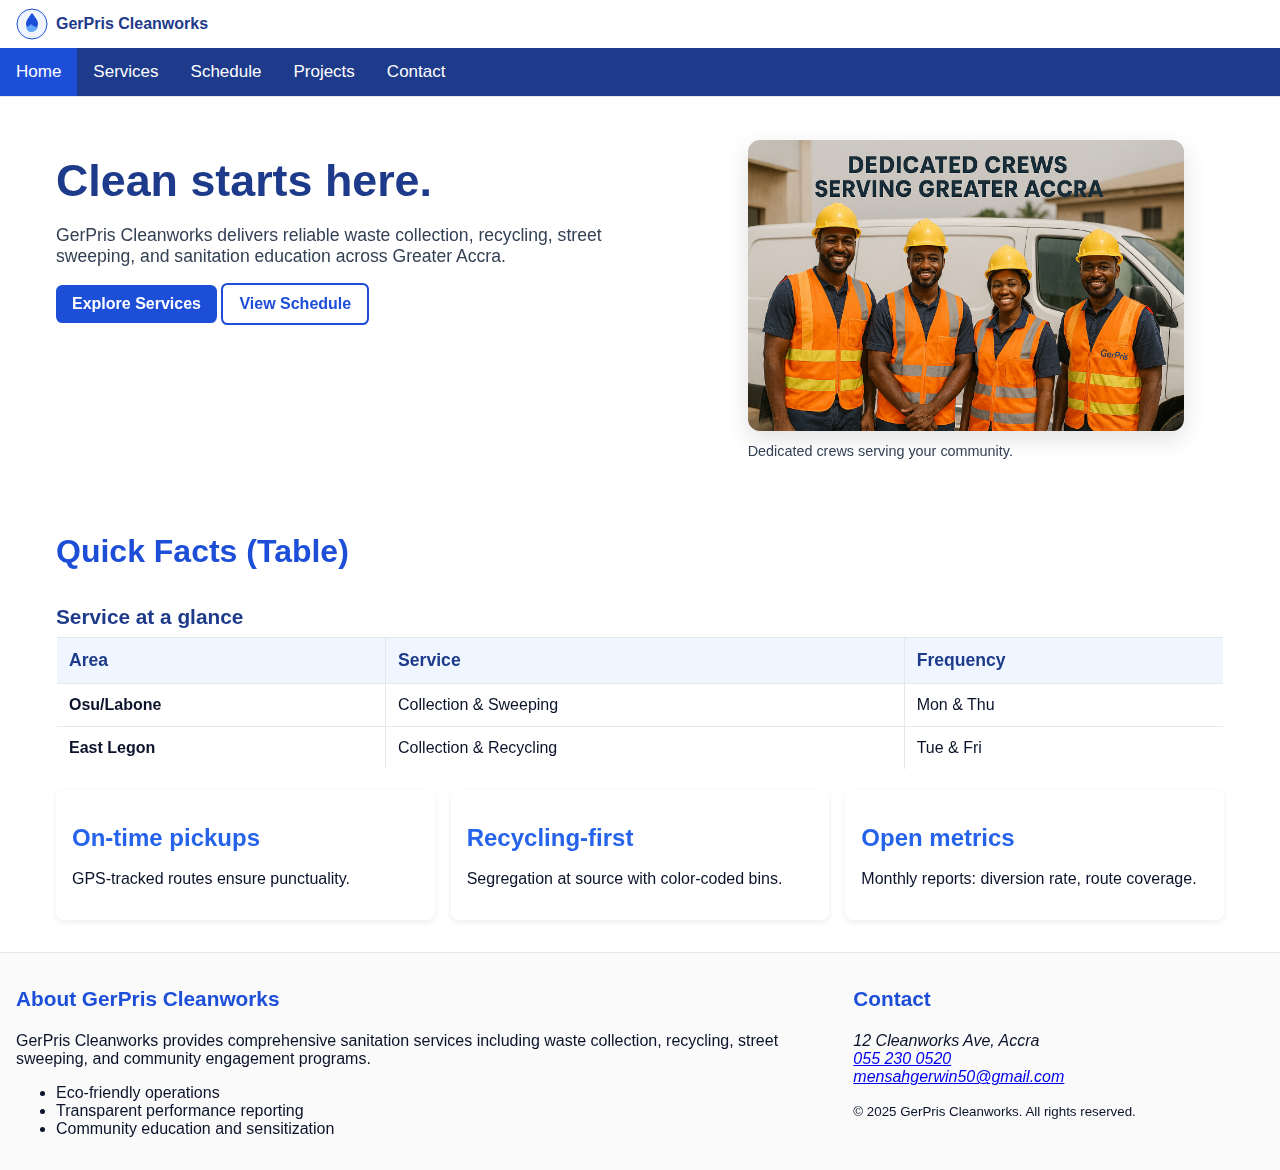
<file: index.html>
<!DOCTYPE html><html lang='en'><head><meta charset='utf-8'><meta name='viewport' content='width=device-width,initial-scale=1'>
<title>GerPris Cleanworks — Home</title><link rel='stylesheet' href='assets/css/style.css'><script defer src='assets/js/main.js'></script></head>
<body>
<header class='site-header'>
  <div class='branding'>
    <a href='index.html' class='logo' aria-label='GerPris Cleanworks home'>
      <img src='assets/img/logo.svg' alt='GerPris Cleanworks logo' width='32' height='32' />
      <span class='site-title'>GerPris Cleanworks</span>
    </a>
  </div>
  <nav class='topnav' id='myTopnav' aria-label='Primary'>
    <a href='index.html' class='active'>Home</a>
    <a href='services.html'>Services</a>
    <a href='schedule.html'>Schedule</a>
    <a href='projects.html'>Projects</a>
    <a href='contact.html'>Contact</a>
    <a href='javascript:void(0);' class='icon' aria-label='Toggle navigation' onclick='toggleNav()'>
      <span aria-hidden='true'>&#9776;</span>
    </a>
  </nav>
</header>
<main>
<section class='hero'>
  <div class='hero-content'>
    <h1>Clean starts here.</h1>
    <p>GerPris Cleanworks delivers reliable waste collection, recycling, street sweeping, and sanitation education across Greater Accra.</p>
    <a class='btn primary' href='services.html'>Explore Services</a> <a class='btn outline' href='schedule.html'>View Schedule</a>
  </div>
  <figure class='hero-figure'>
    <img src='assets/img/crew.png' alt='Sanitation crew'>
    <figcaption>Dedicated crews serving your community.</figcaption>
  </figure>
</section>

<section>
  <h2>Quick Facts (Table)</h2>
  <table>
    <caption>Service at a glance</caption>
    <thead><tr><th>Area</th><th>Service</th><th>Frequency</th></tr></thead>
    <tbody>
      <tr><th>Osu/Labone</th><td>Collection & Sweeping</td><td>Mon & Thu</td></tr>
      <tr><th>East Legon</th><td>Collection & Recycling</td><td>Tue & Fri</td></tr>
    </tbody>
  </table>
</section>

<section class='cards'>
  <article class='card'><h3>On-time pickups</h3><p>GPS-tracked routes ensure punctuality.</p></article>
  <article class='card'><h3>Recycling-first</h3><p>Segregation at source with color-coded bins.</p></article>
  <article class='card'><h3>Open metrics</h3><p>Monthly reports: diversion rate, route coverage.</p></article>
</section>
</main>
<footer>
  <section class='footer-grid'>
    <article>
      <h3>About GerPris Cleanworks</h3>
      <p>GerPris Cleanworks provides comprehensive sanitation services including waste collection, recycling, street sweeping, and community engagement programs.</p>
      <ul>
        <li>Eco-friendly operations</li>
        <li>Transparent performance reporting</li>
        <li>Community education and sensitization</li>
      </ul>
    </article>
    <aside>
      <h3>Contact</h3>
      <address>
        12 Cleanworks Ave, Accra<br>
        <a href='tel:0552300520'>055 230 0520</a><br>
        <a href='mailto:mensahgerwin50@gmail.com'>mensahgerwin50@gmail.com</a>
      </address>
      <p><small>&copy; <time datetime='2025'>2025</time> GerPris Cleanworks. All rights reserved.</small></p>
    </aside>
  </section>
</footer>
</body></html>
</file>
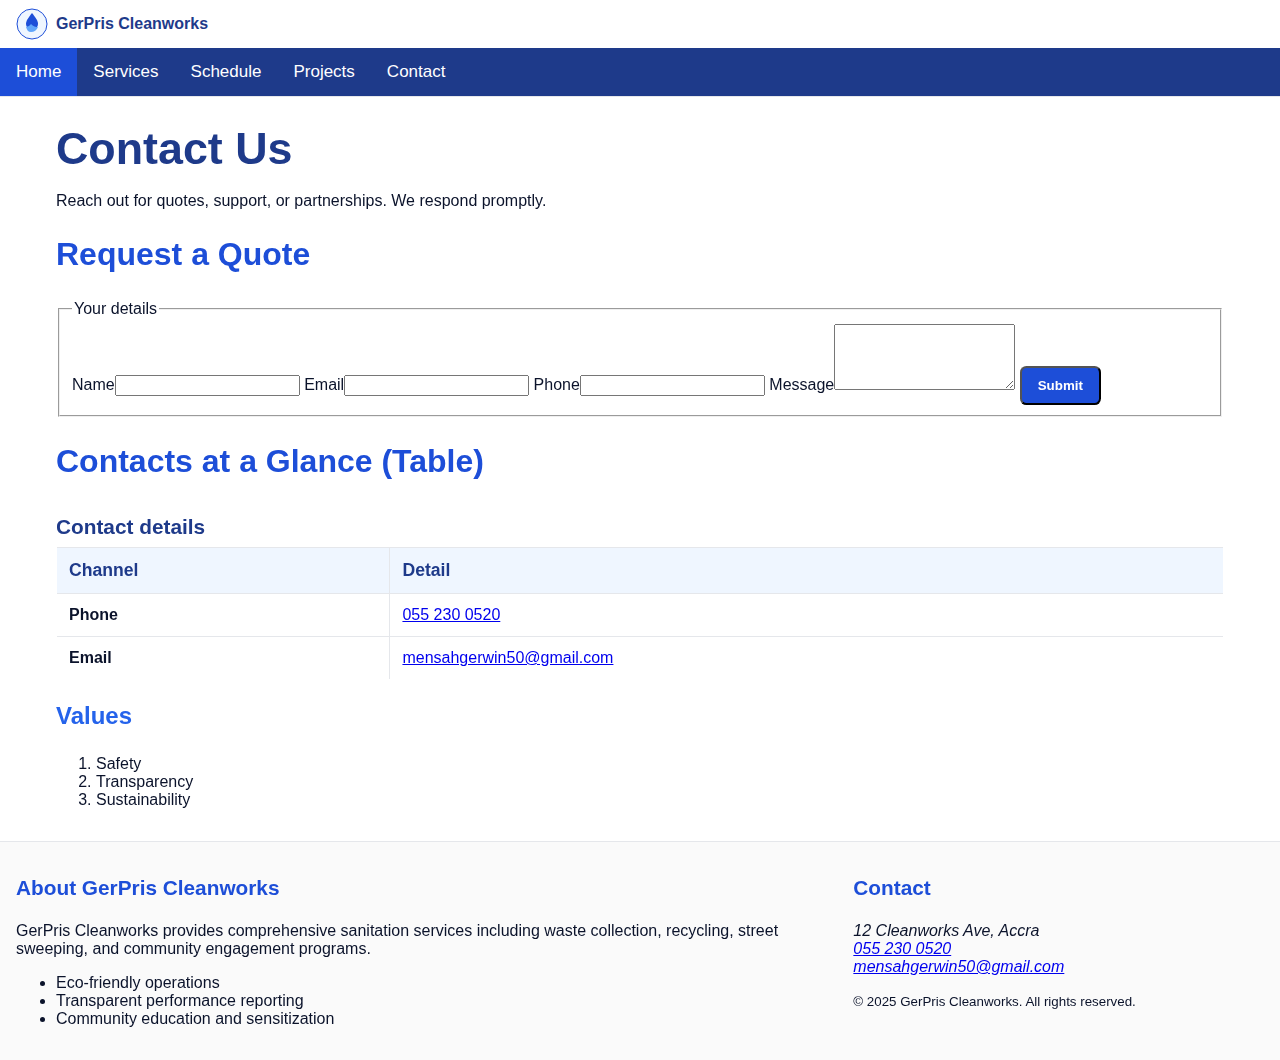
<file: contact.html>
<!DOCTYPE html><html lang='en'><head><meta charset='utf-8'><meta name='viewport' content='width=device-width,initial-scale=1'><title>Contact — GerPris Cleanworks</title><link rel='stylesheet' href='assets/css/style.css'><script defer src='assets/js/main.js'></script></head><body>
<header class='site-header'>
  <div class='branding'>
    <a href='index.html' class='logo' aria-label='GerPris Cleanworks home'>
      <img src='assets/img/logo.svg' alt='GerPris Cleanworks logo' width='32' height='32' />
      <span class='site-title'>GerPris Cleanworks</span>
    </a>
  </div>
  <nav class='topnav' id='myTopnav' aria-label='Primary'>
    <a href='index.html' class='active'>Home</a>
    <a href='services.html'>Services</a>
    <a href='schedule.html'>Schedule</a>
    <a href='projects.html'>Projects</a>
    <a href='contact.html'>Contact</a>
    <a href='javascript:void(0);' class='icon' aria-label='Toggle navigation' onclick='toggleNav()'>
      <span aria-hidden='true'>&#9776;</span>
    </a>
  </nav>
</header>
<main>
<header><h1>Contact Us</h1><p>Reach out for quotes, support, or partnerships. We respond promptly.</p></header>
<section class='contact-grid'>
  <article>
    <h2>Request a Quote</h2>
    <form>
      <fieldset>
        <legend>Your details</legend>
        <label for='name'>Name</label><input id='name' type='text' required>
        <label for='email'>Email</label><input id='email' type='email' required>
        <label for='phone'>Phone</label><input id='phone' type='tel' required>
        <label for='message'>Message</label><textarea id='message' rows='4'></textarea>
        <button class='btn primary' type='submit'>Submit</button>
      </fieldset>
    </form>
  </article>
  <aside>
    <h2>Contacts at a Glance (Table)</h2>
    <table>
      <caption>Contact details</caption>
      <thead><tr><th>Channel</th><th>Detail</th></tr></thead>
      <tbody>
        <tr><th>Phone</th><td><a href='tel:0552300520'>055 230 0520</a></td></tr>
        <tr><th>Email</th><td><a href='mailto:mensahgerwin50@gmail.com'>mensahgerwin50@gmail.com</a></td></tr>
      </tbody>
    </table>
    <h3>Values</h3>
    <ol><li>Safety</li><li>Transparency</li><li>Sustainability</li></ol>
  </aside>
</section>
</main>
<footer>
  <section class='footer-grid'>
    <article>
      <h3>About GerPris Cleanworks</h3>
      <p>GerPris Cleanworks provides comprehensive sanitation services including waste collection, recycling, street sweeping, and community engagement programs.</p>
      <ul>
        <li>Eco-friendly operations</li>
        <li>Transparent performance reporting</li>
        <li>Community education and sensitization</li>
      </ul>
    </article>
    <aside>
      <h3>Contact</h3>
      <address>
        12 Cleanworks Ave, Accra<br>
        <a href='tel:0552300520'>055 230 0520</a><br>
        <a href='mailto:mensahgerwin50@gmail.com'>mensahgerwin50@gmail.com</a>
      </address>
      <p><small>&copy; <time datetime='2025'>2025</time> GerPris Cleanworks. All rights reserved.</small></p>
    </aside>
  </section>
</footer>
</body></html>
</file>
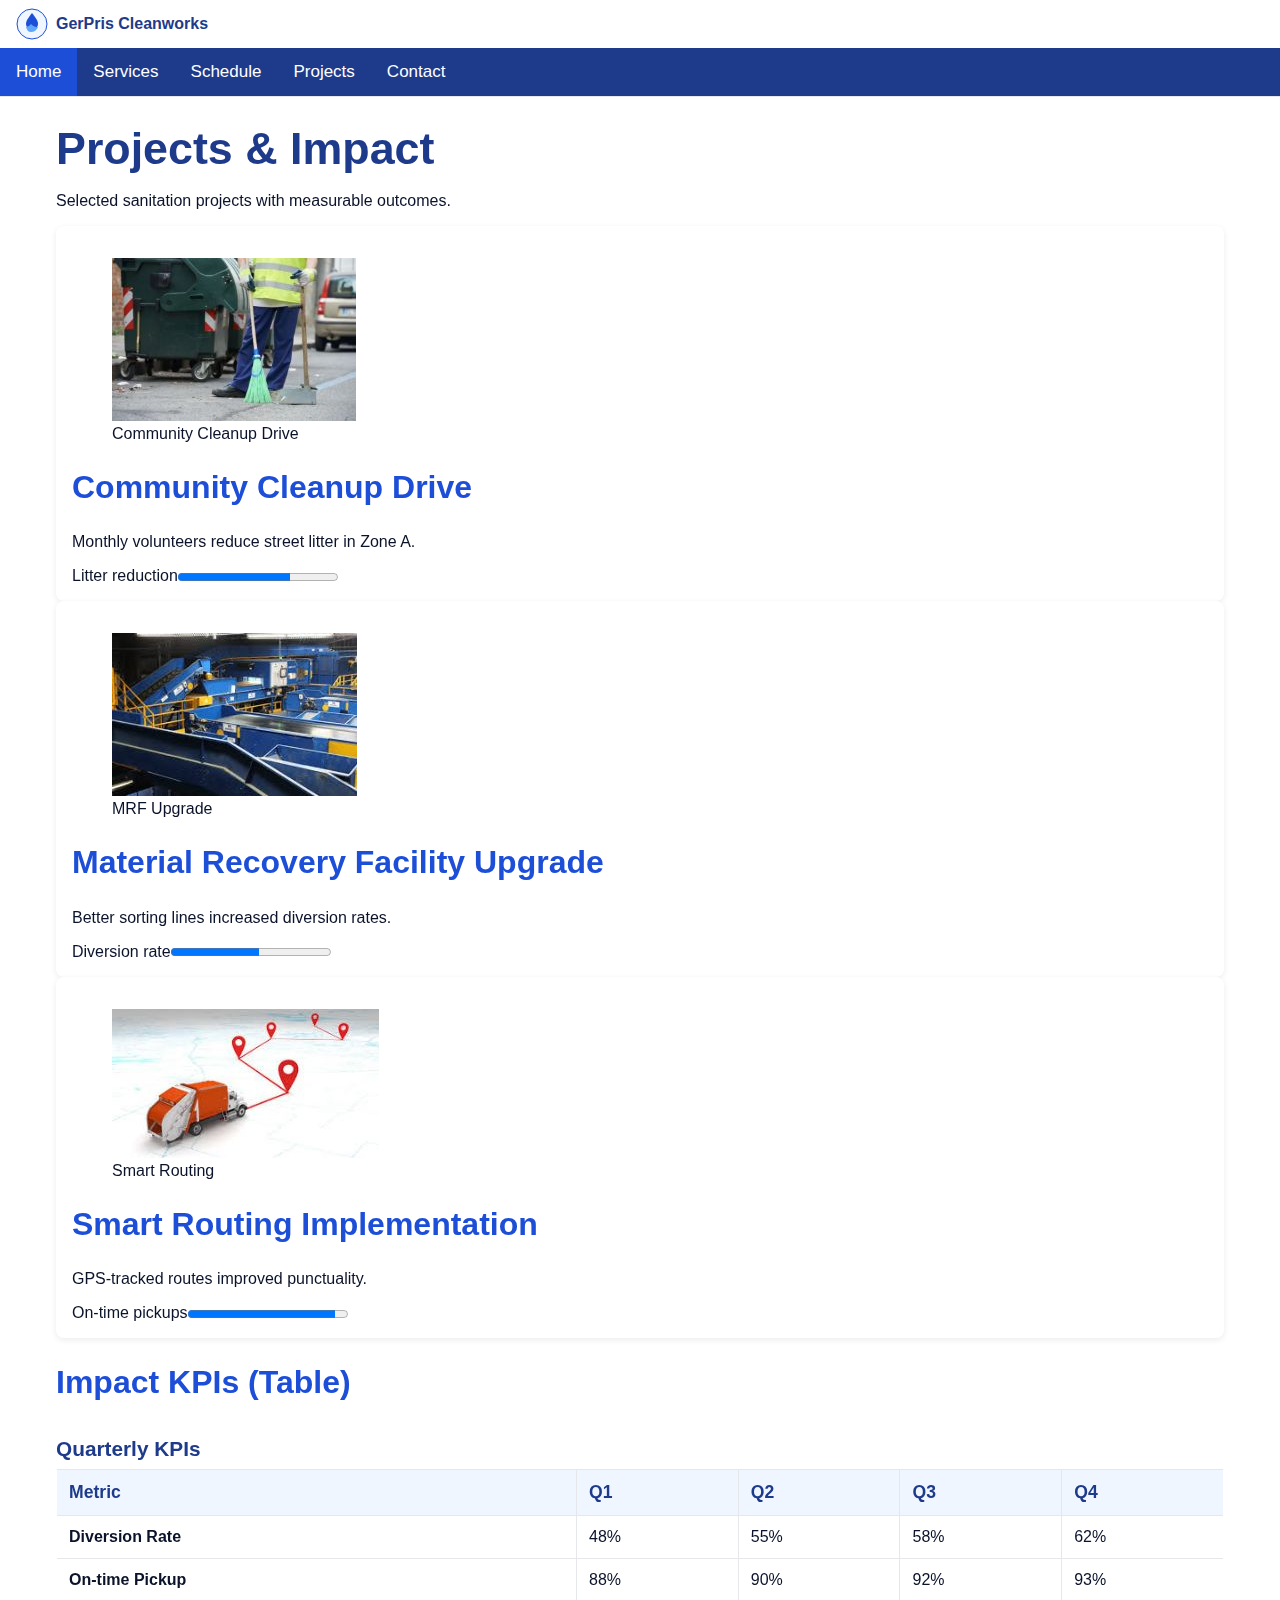
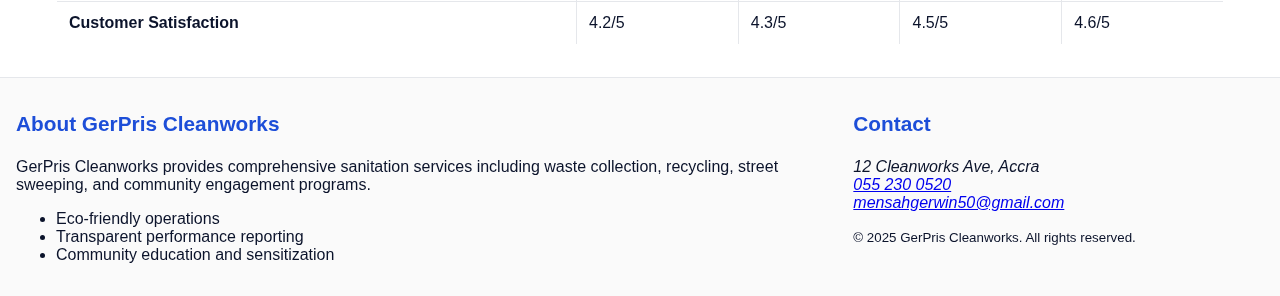
<file: projects.html>
<!DOCTYPE html><html lang='en'><head><meta charset='utf-8'><meta name='viewport' content='width=device-width,initial-scale=1'><title>Projects — GerPris Cleanworks</title><link rel='stylesheet' href='assets/css/style.css'><script defer src='assets/js/main.js'></script></head><body>
<header class='site-header'>
  <div class='branding'>
    <a href='index.html' class='logo' aria-label='GerPris Cleanworks home'>
      <img src='assets/img/logo.svg' alt='GerPris Cleanworks logo' width='32' height='32' />
      <span class='site-title'>GerPris Cleanworks</span>
    </a>
  </div>
  <nav class='topnav' id='myTopnav' aria-label='Primary'>
    <a href='index.html' class='active'>Home</a>
    <a href='services.html'>Services</a>
    <a href='schedule.html'>Schedule</a>
    <a href='projects.html'>Projects</a>
    <a href='contact.html'>Contact</a>
    <a href='javascript:void(0);' class='icon' aria-label='Toggle navigation' onclick='toggleNav()'>
      <span aria-hidden='true'>&#9776;</span>
    </a>
  </nav>
</header>
<main>
<header><h1>Projects & Impact</h1><p>Selected sanitation projects with measurable outcomes.</p></header>
<section class='case-grid'>
  <article class='card'>
    <figure><img src='assets/img/sweeping.jpg' alt='Community cleanup'><figcaption>Community Cleanup Drive</figcaption></figure>
    <h2>Community Cleanup Drive</h2>
    <p>Monthly volunteers reduce street litter in Zone A.</p>
    <label for='p1'>Litter reduction</label><progress id='p1' value='70' max='100'>70%</progress>
  </article>
  <article class='card'>
    <figure><img src='assets/img/MFS.jpg' alt='Recycling center'><figcaption>MRF Upgrade</figcaption></figure>
    <h2>Material Recovery Facility Upgrade</h2>
    <p>Better sorting lines increased diversion rates.</p>
    <label for='p2'>Diversion rate</label><progress id='p2' value='55' max='100'>55%</progress>
  </article>
  <article class='card'>
    <figure><img src='assets/img/ROUTER.jpg' alt='GPS routing'><figcaption>Smart Routing</figcaption></figure>
    <h2>Smart Routing Implementation</h2>
    <p>GPS-tracked routes improved punctuality.</p>
    <label for='p3'>On-time pickups</label><progress id='p3' value='92' max='100'>92%</progress>
  </article>
</section>
<section>
  <h2>Impact KPIs (Table)</h2>
  <table>
    <caption>Quarterly KPIs</caption>
    <thead><tr><th>Metric</th><th>Q1</th><th>Q2</th><th>Q3</th><th>Q4</th></tr></thead>
    <tbody>
      <tr><th>Diversion Rate</th><td>48%</td><td>55%</td><td>58%</td><td>62%</td></tr>
      <tr><th>On-time Pickup</th><td>88%</td><td>90%</td><td>92%</td><td>93%</td></tr>
      <tr><th>Customer Satisfaction</th><td>4.2/5</td><td>4.3/5</td><td>4.5/5</td><td>4.6/5</td></tr>
    </tbody>
  </table>
</section>
</main>
<footer>
  <section class='footer-grid'>
    <article>
      <h3>About GerPris Cleanworks</h3>
      <p>GerPris Cleanworks provides comprehensive sanitation services including waste collection, recycling, street sweeping, and community engagement programs.</p>
      <ul>
        <li>Eco-friendly operations</li>
        <li>Transparent performance reporting</li>
        <li>Community education and sensitization</li>
      </ul>
    </article>
    <aside>
      <h3>Contact</h3>
      <address>
        12 Cleanworks Ave, Accra<br>
        <a href='tel:0552300520'>055 230 0520</a><br>
        <a href='mailto:mensahgerwin50@gmail.com'>mensahgerwin50@gmail.com</a>
      </address>
      <p><small>&copy; <time datetime='2025'>2025</time> GerPris Cleanworks. All rights reserved.</small></p>
    </aside>
  </section>
</footer>
</body></html>
</file>
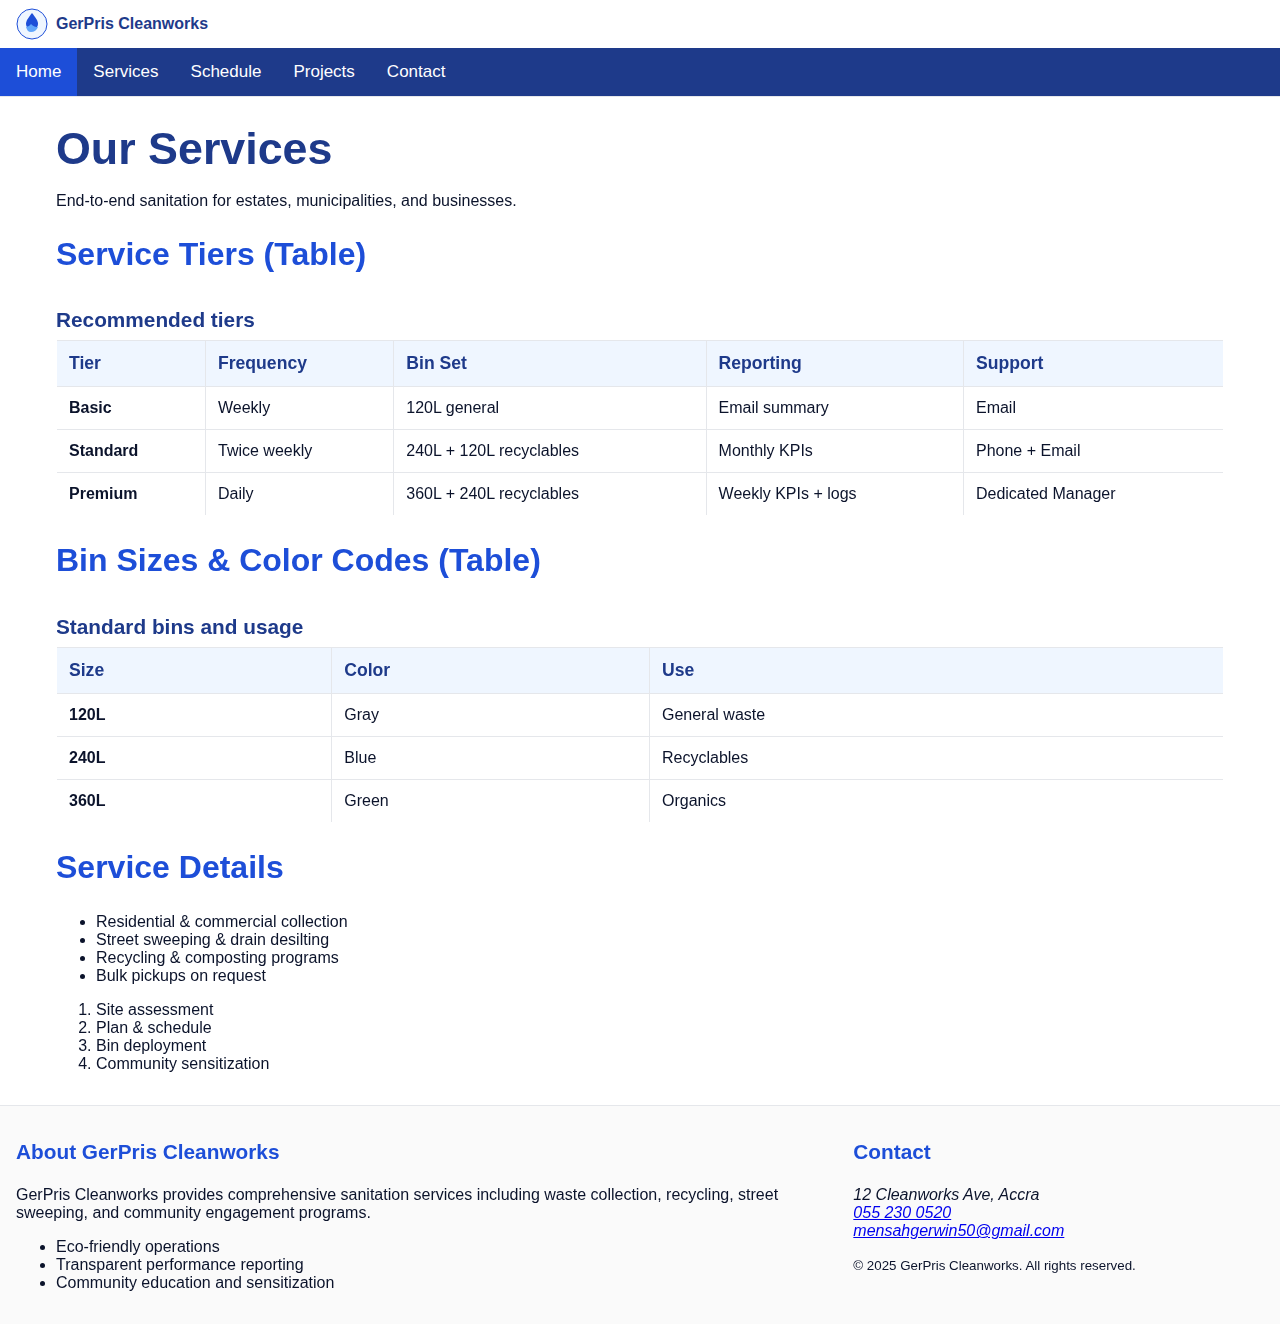
<file: services.html>
<!DOCTYPE html><html lang='en'><head><meta charset='utf-8'><meta name='viewport' content='width=device-width,initial-scale=1'><title>Services — GerPris Cleanworks</title><link rel='stylesheet' href='assets/css/style.css'><script defer src='assets/js/main.js'></script></head><body>
<header class='site-header'>
  <div class='branding'>
    <a href='index.html' class='logo' aria-label='GerPris Cleanworks home'>
      <img src='assets/img/logo.svg' alt='GerPris Cleanworks logo' width='32' height='32' />
      <span class='site-title'>GerPris Cleanworks</span>
    </a>
  </div>
  <nav class='topnav' id='myTopnav' aria-label='Primary'>
    <a href='index.html' class='active'>Home</a>
    <a href='services.html'>Services</a>
    <a href='schedule.html'>Schedule</a>
    <a href='projects.html'>Projects</a>
    <a href='contact.html'>Contact</a>
    <a href='javascript:void(0);' class='icon' aria-label='Toggle navigation' onclick='toggleNav()'>
      <span aria-hidden='true'>&#9776;</span>
    </a>
  </nav>
</header>
<main>
<header><h1>Our Services</h1><p>End-to-end sanitation for estates, municipalities, and businesses.</p></header>
<section>
  <h2>Service Tiers (Table)</h2>
  <table>
    <caption>Recommended tiers</caption>
    <thead><tr><th>Tier</th><th>Frequency</th><th>Bin Set</th><th>Reporting</th><th>Support</th></tr></thead>
    <tbody>
      <tr><th>Basic</th><td>Weekly</td><td>120L general</td><td>Email summary</td><td>Email</td></tr>
      <tr><th>Standard</th><td>Twice weekly</td><td>240L + 120L recyclables</td><td>Monthly KPIs</td><td>Phone + Email</td></tr>
      <tr><th>Premium</th><td>Daily</td><td>360L + 240L recyclables</td><td>Weekly KPIs + logs</td><td>Dedicated Manager</td></tr>
    </tbody>
  </table>
</section>
<section>
  <h2>Bin Sizes & Color Codes (Table)</h2>
  <table>
    <caption>Standard bins and usage</caption>
    <thead><tr><th>Size</th><th>Color</th><th>Use</th></tr></thead>
    <tbody>
      <tr><th>120L</th><td>Gray</td><td>General waste</td></tr>
      <tr><th>240L</th><td>Blue</td><td>Recyclables</td></tr>
      <tr><th>360L</th><td>Green</td><td>Organics</td></tr>
    </tbody>
  </table>
</section>
<section>
  <h2>Service Details</h2>
  <ul>
    <li>Residential & commercial collection</li>
    <li>Street sweeping & drain desilting</li>
    <li>Recycling & composting programs</li>
    <li>Bulk pickups on request</li>
  </ul>
  <ol>
    <li>Site assessment</li>
    <li>Plan & schedule</li>
    <li>Bin deployment</li>
    <li>Community sensitization</li>
  </ol>
</section>
</main>
<footer>
  <section class='footer-grid'>
    <article>
      <h3>About GerPris Cleanworks</h3>
      <p>GerPris Cleanworks provides comprehensive sanitation services including waste collection, recycling, street sweeping, and community engagement programs.</p>
      <ul>
        <li>Eco-friendly operations</li>
        <li>Transparent performance reporting</li>
        <li>Community education and sensitization</li>
      </ul>
    </article>
    <aside>
      <h3>Contact</h3>
      <address>
        12 Cleanworks Ave, Accra<br>
        <a href='tel:0552300520'>055 230 0520</a><br>
        <a href='mailto:mensahgerwin50@gmail.com'>mensahgerwin50@gmail.com</a>
      </address>
      <p><small>&copy; <time datetime='2025'>2025</time> GerPris Cleanworks. All rights reserved.</small></p>
    </aside>
  </section>
</footer>
</body></html>
</file>
<file: assets/css/style.css>
/* Base */
*{box-sizing:border-box} body{margin:0;font-family:'Segoe UI',Roboto,Arial,sans-serif;color:#0b132b}

/* Background */
body::before{content:'';position:fixed;inset:0;background:url('https://images.unsplash.com/photo-1506744038136-46273834b3fb?q=80&w=1600&auto=format&fit=crop') center/cover no-repeat;z-index:-2}
body::after{content:'';position:fixed;inset:0;background:rgba(255,255,255,0.78);z-index:-2}

/* Sticky header */
.site-header{position:fixed;top:0;width:100%;background:#fff;border-bottom:1px solid #e5e7eb;z-index:1000}
main{padding-top:92px;max-width:1200px;margin:0 auto;padding-left:1rem;padding-right:1rem}

/* Branding & Nav */
.branding{display:flex;align-items:center;gap:.5rem;padding:.5rem 1rem}
.logo{display:inline-flex;align-items:center;gap:.5rem;text-decoration:none;color:#1e3a8a;font-weight:800}
.site-title{font-size:1rem}
.topnav{background:#1e3a8a;overflow:hidden}
.topnav a{float:left;display:block;color:#fff;text-align:center;padding:14px 16px;text-decoration:none;font-size:17px}
.topnav a:hover{background:#2563eb} .topnav a.active{background:#1d4ed8} .topnav .icon{display:none}
@media(max-width:768px){.topnav a:not(:first-child){display:none} .topnav a.icon{float:right;display:block}}
@media(max-width:768px){.topnav.responsive a{display:block;text-align:left}}

/* Headings (larger + complementary blues) */
h1{font-size:2.8rem;color:#1e3a8a;margin-bottom:.5rem;line-height:1.2}
h2{font-size:2rem;color:#1d4ed8;margin-top:1.5rem;line-height:1.25}
h3{font-size:1.5rem;color:#2563eb;margin-top:1rem;line-height:1.3}

/* Hero */
.hero{display:grid;grid-template-columns:1.2fr 1fr;gap:2rem;padding:2rem 0}
.hero-content p{font-size:1.1rem;color:#334155;margin-bottom:1rem}
.hero-figure img{width:100%;border-radius:.75rem;box-shadow:0 8px 24px rgba(0,0,0,.12)}
.hero-figure figcaption{color:#334155;font-size:.9rem;margin-top:.5rem}

/* Cards */
.cards{display:grid;grid-template-columns:repeat(auto-fit,minmax(260px,1fr));gap:1rem}
.card{background:#fff;padding:1rem;border-radius:.5rem;box-shadow:0 2px 6px rgba(0,0,0,.08)}
.card h3{margin-bottom:.5rem}

/* Buttons */
.btn{display:inline-block;padding:.6rem 1rem;border-radius:.4rem;text-decoration:none;font-weight:700}
.btn.primary{background:#1d4ed8;color:#fff} .btn.outline{border:2px solid #1d4ed8;color:#1d4ed8}

/* Tables */
table{width:100%;border-collapse:collapse;margin:1.25rem 0;background:#ffffff;border:1px solid #e5e7eb;border-radius:.5rem;overflow:hidden}
caption{text-align:left;font-weight:800;color:#1e3a8a;padding:.5rem 0;font-size:1.3rem}
thead th{background:#eff6ff;color:#1e3a8a;font-weight:700;font-size:1.1rem}
th,td{border:1px solid #e5e7eb;padding:.75rem;text-align:left;color:#0b132b;font-size:1rem}

/* Footer */
footer{background:#fafafa;border-top:1px solid #e5e7eb;margin-top:2rem;padding:1rem}
.footer-grid{display:grid;grid-template-columns:2fr 1fr;gap:1rem}
.footer-grid h3{color:#1d4ed8;font-size:1.3rem}
</file>
